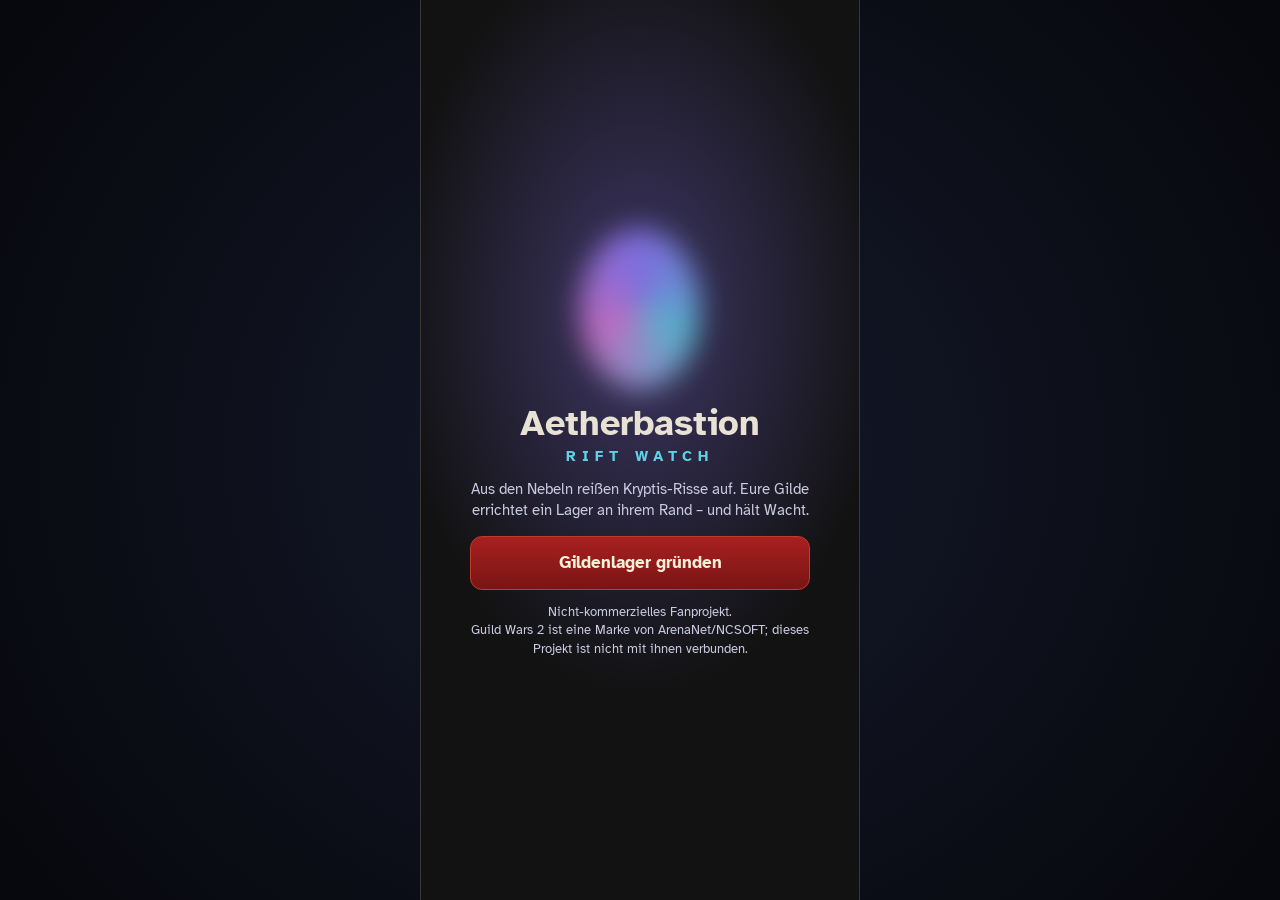
<file: index.html>
<!DOCTYPE html>
<html lang="de">
<head>
  <meta charset="utf-8">
  <meta name="viewport" content="width=device-width, initial-scale=1, viewport-fit=cover">
  <meta name="theme-color" content="#121212">
  <meta name="color-scheme" content="dark">
  <meta name="description" content="Aetherbastion: Rift Watch – Idle-RPG-Fanprojekt einer Guild-Wars-2-Gilde.">
  <meta name="apple-mobile-web-app-capable" content="yes">
  <meta name="mobile-web-app-capable" content="yes">
  <meta name="apple-mobile-web-app-status-bar-style" content="black-translucent">
  <meta name="apple-mobile-web-app-title" content="Aetherbastion">
  <title>Aetherbastion: Rift Watch</title>
  <link rel="manifest" href="manifest.json">
  <link rel="icon" href="icon.svg" type="image/svg+xml">
  <link rel="apple-touch-icon" href="icon-192.png">
  <link rel="stylesheet" href="css/style.css">
</head>
<body>
  <div id="app">
    <header id="hud" aria-label="Ressourcen">
      <span class="chip gold" title="Gold">🟡 <b id="hud-gold">0</b></span>
      <span class="chip shards" title="Ätherscherben">🔮 <b id="hud-shards">0</b></span>
      <span class="chip clover" title="Mystischer Klee">🍀 <b id="hud-clover">0</b></span>
      <span class="chip" title="Level-Cap">⛺ <b id="hud-cap">10/80</b></span>
      <span class="chip" title="Aktive Helden">🛡️ <b id="hud-heroes">0/12</b></span>
      <button class="chip settings" data-action="settings" title="Einstellungen" aria-label="Einstellungen">⚙️</button>
    </header>

    <section id="quest" class="quest" hidden></section>

    <main id="view"></main>

    <nav id="tabs" role="tablist">
      <button data-action="tab" data-tab="portal" role="tab"><span>🌀</span>Portal</button>
      <button data-action="tab" data-tab="camp" role="tab"><span>🏛️</span>Lager</button>
      <button data-action="tab" data-tab="squads" role="tab"><span>🛡️</span>Trupps</button>
      <button data-action="tab" data-tab="inv" role="tab"><span>🎒</span>Inventar</button>
      <button data-action="tab" data-tab="lab" role="tab"><span>🔬</span>Labor</button>
      <button data-action="tab" data-tab="forge" role="tab"><span>⚒️</span>Schmiede</button>
      <div id="build-info" aria-hidden="true"></div>
    </nav>

    <div id="start-overlay" class="start-overlay" hidden>
      <div class="start-card">
        <div class="start-rift" aria-hidden="true"></div>
        <h1>Aetherbastion<small>Rift Watch</small></h1>
        <p>Aus den Nebeln reißen Kryptis-Risse auf. Eure Gilde errichtet ein Lager an ihrem Rand – und hält Wacht.</p>
        <button class="btn primary block big" data-action="ob-start">Gildenlager gründen</button>
        <p class="muted small">Nicht-kommerzielles Fanprojekt.<br>Guild Wars 2 ist eine Marke von ArenaNet/NCSOFT; dieses Projekt ist nicht mit ihnen verbunden.</p>
      </div>
    </div>

    <div id="modal-root" hidden></div>
    <div id="toast" role="status" aria-live="polite"></div>
  </div>
  <noscript>Dieses Spiel benötigt JavaScript.</noscript>
  <script type="module" src="js/main.js"></script>
</body>
</html>
</file>
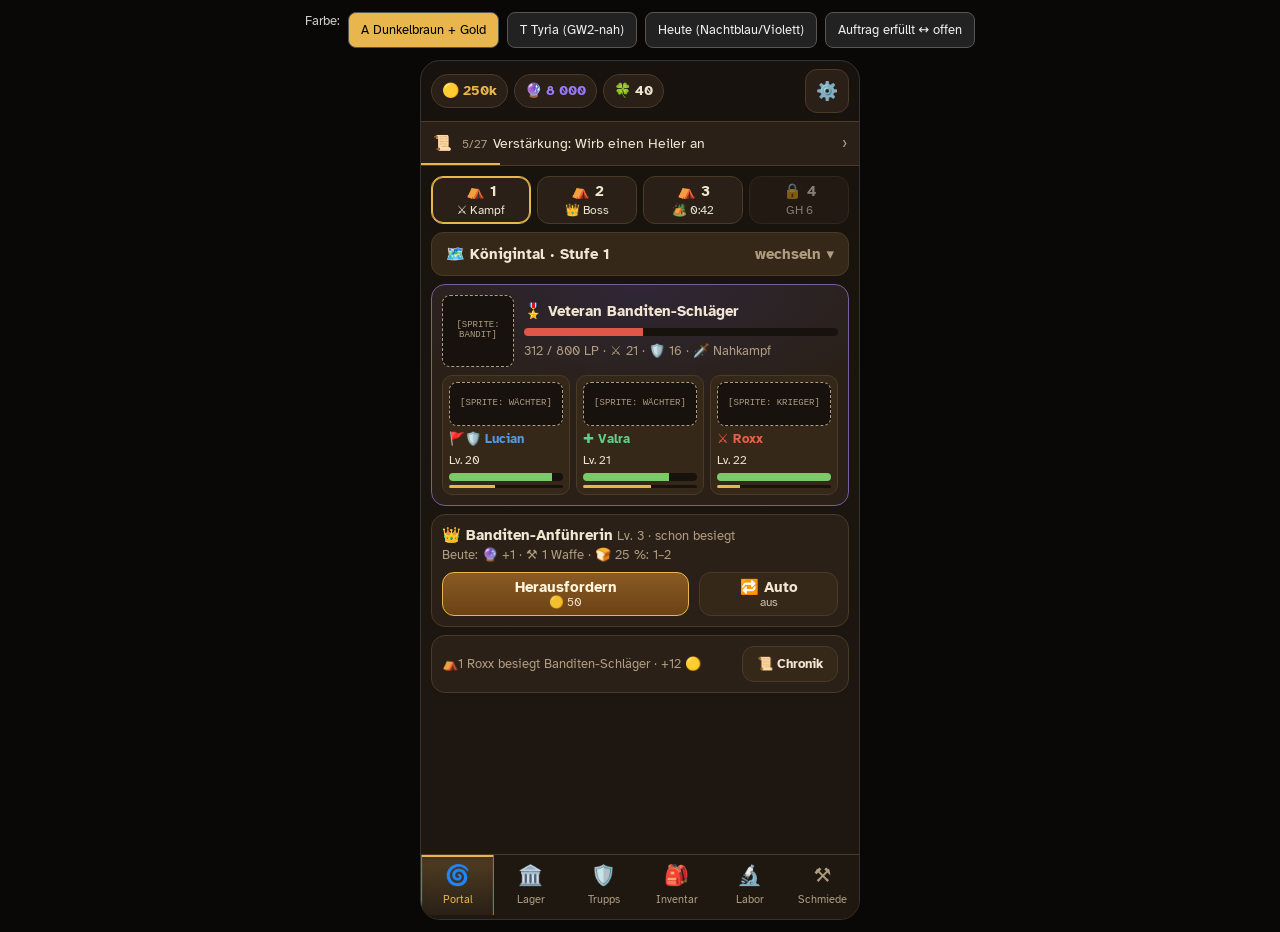
<file: dev-data/ui-redesign-mockup.html>
<!DOCTYPE html>
<html lang="de">
<head>
<meta charset="utf-8">
<meta name="viewport" content="width=device-width, initial-scale=1">
<title>UI-Mockup Aetherbastion</title>
<style>
@font-face { font-family: "AH"; src: url("../css/fonts/atkinson-hyperlegible-latin-400-normal.woff2") format("woff2"); font-weight: 400; }
@font-face { font-family: "AH"; src: url("../css/fonts/atkinson-hyperlegible-latin-700-normal.woff2") format("woff2"); font-weight: 700; }
:root, .theme-a {
  --bg:#17120d; --bg-2:#1f1811; --panel:#2a2017; --panel-2:#352819; --line:#4a3a28;
  --text:#f1e6d2; --muted:#b09c80; --gold:#e8b64c; --gold-2:#c8902e; --on-gold:#1f1811;
  --aether:#9b7bff; --aether-2:#6ad3e8; --good:#7cc96a; --bad:#e0574a; --warn:#f0a040;
  --tab-bg:linear-gradient(color-mix(in srgb,var(--gold) 16%,var(--panel-2)), var(--panel)); --tab-edge:color-mix(in srgb,var(--gold) 45%,var(--line));
  --role-tank:#4f9be8; --role-heal:#5fd08a; --role-dps:#e8604a; --role-sup:#e0b040;
}
.theme-tyria { --bg:#121212; --bg-2:#1a1a1b; --panel:rgba(30,30,32,.92); --panel-2:#2a2a2d; --line:#3a3836;
  --text:#e8e2d4; --muted:#a39d90; --gold:#e3c26a; --gold-2:#b8973e; --bad:#d04a3a;
  --tab-bg:linear-gradient(#3a1616,#221010); --tab-edge:#7a2020;
  --role-tank:#62a4da; --role-heal:#3fb83a; --role-dps:#ff8a3a; --role-sup:#fcd00b; }
.theme-tyria .phone { background:radial-gradient(120% 60% at 50% 0%, #2a2a2d, #121212 70%); }
.theme-tyria .card { box-shadow:0 0 0 1px rgba(0,0,0,.6), 0 2px 10px rgba(0,0,0,.5); border-color:rgba(232,226,212,.10); }
.theme-tyria .btn.p { background:linear-gradient(#a82020,#7a1414); border-color:#c23a2a; color:#fbefd8; }
.theme-tyria .sheet { border-top-color:#a82020; }
.theme-tyria .nav button.on { box-shadow:inset 0 2px 0 #c23a2a, inset 0 6px 10px -6px rgba(0,0,0,.7); color:#fbefd8; }
.theme-tyria .seg button.on { box-shadow:inset 0 -2px 0 #c23a2a; color:#fbefd8; }
.theme-tyria .pill.on { border-color:#c23a2a; box-shadow:inset 0 0 0 1px #c23a2a; }
.theme-old { --tab-bg:linear-gradient(#2a3150,#1a1f33); --tab-edge:#3d4670; --bg:#0c0e16; --bg-2:#121522; --panel:#171b2b; --panel-2:#1e2337; --line:#2a3150; --text:#e6e8f2; --muted:#8b91ad; --gold:#8f7bff; --gold-2:#6d5be0; --on-gold:#fff; }
* { box-sizing:border-box; }
body { margin:0; background:#0a0806; font:15px/1.4 "AH", system-ui, sans-serif; color:var(--text); display:flex; flex-direction:column; align-items:center; gap:12px; padding:12px; }
.ctl { display:flex; gap:8px; flex-wrap:wrap; justify-content:center; color:#ccc; font-size:13px; }
.ctl button { min-height:36px; padding:0 12px; border-radius:8px; border:1px solid #555; background:#222; color:#eee; font:inherit; }
.ctl button.on { background:#e8b64c; color:#000; }
.phone { width:440px; max-width:100%; height:860px; display:flex; flex-direction:column; background:linear-gradient(var(--bg),var(--bg-2)); border:1px solid #333; border-radius:20px; overflow:hidden; position:relative; }
.hud { display:flex; gap:6px; padding:8px 10px; align-items:center; border-bottom:1px solid var(--line); }
.chip { display:flex; align-items:center; gap:4px; height:34px; padding:0 10px; border-radius:17px; background:var(--panel); border:1px solid var(--line); font-weight:700; font-size:14px; }
.chip.sh b { color:var(--aether); } .chip.g b { color:var(--gold); }
.hud .sp { flex:1; }
.icon { width:44px; height:44px; border-radius:12px; border:1px solid var(--line); background:var(--panel); display:grid; place-items:center; font-size:18px; color:var(--text); }
.quest { display:flex; align-items:center; gap:10px; height:44px; padding:0 12px; background:var(--panel); border-bottom:1px solid var(--line); position:relative; cursor:pointer; }
.quest .t { flex:1; white-space:nowrap; overflow:hidden; text-overflow:ellipsis; font-size:14px; }
.quest .t small { color:var(--muted); margin-right:6px; }
.quest i { position:absolute; left:0; bottom:0; height:2px; background:var(--gold); }
.quest.done { background:color-mix(in srgb, var(--gold) 14%, var(--panel)); }
.btn { min-height:44px; padding:0 14px; border-radius:12px; border:1px solid var(--line); background:var(--panel-2); color:var(--text); font:inherit; font-weight:700; display:inline-flex; flex-direction:column; align-items:center; justify-content:center; line-height:1.1; }
.btn small { font-weight:400; font-size:12px; color:inherit; opacity:.8; }
.btn.p { background:linear-gradient(var(--gold),var(--gold-2)); color:var(--on-gold); border-color:var(--gold-2); }
.btn.ae { background:color-mix(in srgb,var(--aether) 25%,var(--panel-2)); border-color:var(--aether); }
.btn.s { min-height:36px; }
/* Kosten auf dem Gold-Knopf: dunkle Plakette, damit 🟡 nicht im Gold verschwindet */
/* Hauptknopf: Bronze statt Gold, damit 🟡 und Text darauf lesbar sind; Gold nur als Rand */
.btn.p { background:linear-gradient(#8a5a22,#6b4217); color:#fff4dc; border:1px solid var(--gold); }
.btn.p small, .btn.p .cost { display:block; font-size:12px; font-weight:400; opacity:.9; }
.set { display:flex; gap:6px; flex-wrap:wrap; } .set .btn { flex:1; min-width:120px; }
.set .btn.on { border-color:var(--gold); box-shadow:inset 0 0 0 1px var(--gold); } .quest .btn { min-height:34px; }
.view { flex:1; min-height:0; display:flex; flex-direction:column; gap:8px; padding:10px; overflow:hidden; }
.card { background:var(--panel); border:1px solid var(--line); border-radius:14px; padding:10px; }
.row { display:flex; align-items:center; gap:10px; }
.muted { color:var(--muted); } .small { font-size:13px; }
.grow { flex:1; min-width:0; }
.seg { display:flex; gap:4px; background:var(--panel); border:1px solid var(--line); border-radius:12px; padding:3px; }
.seg button { flex:1; min-height:40px; border:0; border-radius:9px; background:transparent; color:var(--muted); font:inherit; font-weight:700; font-size:14px; position:relative; }
.seg button.on { background:var(--panel-2); color:var(--gold); box-shadow:inset 0 -2px 0 var(--gold); }
.seg .badge { position:absolute; top:4px; right:8px; width:8px; height:8px; border-radius:50%; background:var(--bad); }
[hidden] { display:none !important; }
.list { flex:1; min-height:0; overflow-y:auto; display:flex; flex-direction:column; gap:6px; }
.list > * { flex:none; }
/* Kompakte Zelt-Zeile: Kopf links, drei Helden-Chips rechts daneben */
.tent { display:grid; grid-template-columns:72px 1fr; gap:8px; align-items:center; padding:8px; }
.tent .th b { display:block; } .tent .th small { color:var(--muted); font-size:12px; }
.tent .heroes { margin:0; }
.tent .hero { padding:4px 6px; min-height:44px; justify-content:center; gap:0; }
.tent .warn { grid-column:1 / -1; font-size:12px; color:var(--warn); }
.sprite { display:grid; place-items:center; border:1px dashed var(--muted); border-radius:8px; font:9px/1.1 monospace; color:var(--muted); text-align:center; background:var(--bg); }
.pills { display:flex; gap:6px; }
.pill { flex:1; min-height:48px; border-radius:12px; border:1px solid var(--line); background:var(--panel); color:var(--text); font:inherit; font-size:12px; display:flex; flex-direction:column; align-items:center; justify-content:center; }
.pill b { font-size:15px; } .pill.on { border-color:var(--gold); box-shadow:inset 0 0 0 1px var(--gold); }
.pill.lock { opacity:.5; }
.arena { border-color:color-mix(in srgb,var(--aether) 55%,var(--line)); background:radial-gradient(100% 80% at 50% 0%, color-mix(in srgb,var(--aether) 18%,transparent), var(--panel) 70%); }
.bar { height:8px; border-radius:4px; background:var(--bg); overflow:hidden; } .bar i { display:block; height:100%; }
.hp i { background:var(--bad); } .hhp i { background:var(--good); } .xp i { background:var(--gold); }
.heroes { display:grid; grid-template-columns:repeat(3,1fr); gap:6px; margin-top:8px; }
.hero { background:var(--panel-2); border:1px solid var(--line); border-radius:10px; padding:6px; font-size:12px; display:flex; flex-direction:column; gap:4px; min-height:44px; }
.hero b { font-size:13px; white-space:nowrap; overflow:hidden; text-overflow:ellipsis; }
.r-tank { color:var(--role-tank); } .r-heal { color:var(--role-heal); } .r-dps { color:var(--role-dps); } .r-sup { color:var(--role-sup); }
.log1 { display:flex; align-items:center; gap:8px; font-size:13px; color:var(--muted); }
.log1 span { flex:1; white-space:nowrap; overflow:hidden; text-overflow:ellipsis; }
.nav { display:flex; border-top:1px solid var(--line); background:var(--bg-2); padding-bottom:4px; }
.nav button { flex:1; height:60px; border:0; background:none; color:var(--muted); font:inherit; font-size:11px; display:flex; flex-direction:column; align-items:center; justify-content:center; gap:2px; }
.nav button span { font-size:20px; }
/* Aktiver Reiter: leicht eingelassene Lederfläche mit Gold-Kante oben und feinen Rändern links/rechts */
.nav button { border-inline:1px solid transparent; }
.nav button.on {
  color:var(--gold);
  background:var(--tab-bg);
  border-inline:1px solid var(--tab-edge);
  box-shadow:inset 0 2px 0 var(--gold), inset 0 6px 10px -6px rgba(0,0,0,.6), inset 1px 0 0 rgba(255,255,255,.06), inset -1px 0 0 rgba(255,255,255,.06);
}
.pips { display:flex; gap:3px; } .pips i { width:10px; height:6px; border-radius:2px; background:var(--line); } .pips i.f { background:var(--gold); }
.lockrow { text-align:center; padding:8px; border:1px dashed var(--line); border-radius:12px; color:var(--muted); font-size:13px; }
.modal { position:absolute; inset:0; background:rgba(0,0,0,.6); display:none; align-items:flex-end; }
.modal.on { display:flex; }
.sheet { width:100%; max-height:80%; display:flex; flex-direction:column; gap:8px; background:var(--bg-2); border-top:2px solid var(--gold); border-radius:18px 18px 0 0; padding:12px; }
.sheet h3 { margin:0; flex:1; }
.x { width:44px; height:44px; border-radius:12px; border:1px solid var(--line); background:var(--panel); color:var(--bad); font-size:20px; }
.chron li { list-style:none; display:flex; gap:8px; font-size:13px; padding:4px 0; border-bottom:1px solid var(--line); }
.chron { margin:0; padding:0; }
.tag { width:20px; height:20px; border-radius:6px; background:var(--panel-2); display:grid; place-items:center; font-size:11px; font-weight:700; flex:none; }
.zt { display:flex; gap:4px; overflow-x:auto; } .zt .pill { flex:0 0 64px; }
.page { display:none; flex:1; min-height:0; flex-direction:column; gap:8px; } .page.on { display:flex; }
</style>
</head>
<body class="theme-a">
<div class="ctl">
  Farbe:
  <button data-theme="theme-a" class="on">A Dunkelbraun + Gold</button>
  <button data-theme="theme-tyria">T Tyria (GW2-nah)</button>
  <button data-theme="theme-old">Heute (Nachtblau/Violett)</button>
  <button id="qtoggle">Auftrag erfüllt ↔ offen</button>
</div>

<div class="phone" id="phone">
  <header class="hud">
    <span class="chip g">🟡 <b>250k</b></span>
    <span class="chip sh">🔮 <b>8 000</b></span>
    <span class="chip">🍀 <b>40</b></span>
    <span class="sp"></span>
    <button class="icon" data-open="m-settings" aria-label="Einstellungen">⚙️</button>
  </header>
  <div class="quest" id="quest" data-open="m-quest">
    <span>📜</span>
    <span class="t"><small>5/27</small>Verstärkung: Wirb einen Heiler an</span>
    <span class="muted">›</span>
    <i style="width:18%"></i>
  </div>

  <main class="view">
    <!-- PORTAL -->
    <section class="page on" data-page="portal">
      <div class="pills">
        <button class="pill on"><b>⛺ 1</b>⚔️ Kampf</button>
        <button class="pill"><b>⛺ 2</b>👑 Boss</button>
        <button class="pill"><b>⛺ 3</b>🏕️ 0:42</button>
        <button class="pill lock"><b>🔒 4</b>GH 6</button>
      </div>
      <button class="btn" data-open="m-zone" style="flex-direction:row;gap:8px;justify-content:space-between">
        <span>🗺️ Königintal · Stufe 1</span><span class="muted">wechseln ▾</span></button>
      <div class="card arena">
        <div class="row">
          <div class="sprite" style="width:72px;height:72px">[SPRITE: BANDIT]</div>
          <div class="grow">
            <b>🎖️ Veteran Banditen-Schläger</b>
            <div class="bar hp" style="margin:6px 0"><i style="width:38%"></i></div>
            <div class="small muted">312 / 800 LP · ⚔️ 21 · 🛡️ 16 · 🗡️ Nahkampf</div>
          </div>
        </div>
        <div class="heroes">
          <div class="hero"><div class="sprite" style="height:44px">[SPRITE: WÄCHTER]</div><b class="r-tank">🚩🛡️ Lucian</b>Lv. 20<div class="bar hhp"><i style="width:90%"></i></div><div class="bar xp" style="height:3px"><i style="width:40%"></i></div></div>
          <div class="hero"><div class="sprite" style="height:44px">[SPRITE: WÄCHTER]</div><b class="r-heal">✚ Valra</b>Lv. 21<div class="bar hhp"><i style="width:75%"></i></div><div class="bar xp" style="height:3px"><i style="width:60%"></i></div></div>
          <div class="hero"><div class="sprite" style="height:44px">[SPRITE: KRIEGER]</div><b class="r-dps">⚔️ Roxx</b>Lv. 22<div class="bar hhp"><i style="width:100%"></i></div><div class="bar xp" style="height:3px"><i style="width:20%"></i></div></div>
        </div>
      </div>
      <div class="card">
        <div><b>👑 Banditen-Anführerin</b> <span class="muted small">Lv. 3 · schon besiegt</span></div>
        <div class="small muted">Beute: 🔮 +1 · ⚒️ 1 Waffe · 🍞 25 %: 1–2</div>
        <div class="row" style="margin-top:8px">
          <button class="btn p" style="flex:2">Herausfordern<span class="cost">🟡 50</span></button>
          <button class="btn" style="flex:1">🔁 Auto<small>aus</small></button>
        </div>
      </div>
      <div class="card log1"><span>⛺1 Roxx besiegt Banditen-Schläger · +12 🟡</span><button class="btn s" data-open="m-chron">📜 Chronik</button></div>
    </section>

    <!-- LAGER -->
    <section class="page" data-page="camp">
      <div class="card row"><div class="grow">💰 Gildenkasse in <b>9:47</b><div class="small muted">+459 🟡 · Level-Cap Lv. 40</div></div><button class="btn s" data-open="m-stats">📊</button></div>
      <div class="card row" style="border-color:var(--gold)"><div class="grow">🔨 <b>Zeltlager → Stufe 5</b><div class="bar xp" style="margin-top:6px"><i style="width:55%"></i></div></div><span class="small">3:12</span></div>
      <div class="list">
        <div class="card row"><span style="font-size:24px">🏛️</span><div class="grow"><b>Gildenhalle</b> <span class="muted small">4/9</span><div class="small muted">Kasse 458 → 666 🟡/10 Min.</div></div><button class="btn p">Stufe 5<small>🟡 18k</small></button></div>
        <div class="card row"><span style="font-size:24px">⛺</span><div class="grow"><b>Zeltlager</b> <span class="muted small">4/7</span><div class="small muted">Level-Cap 40 → 50</div></div><button class="btn" disabled>baut …</button></div>
        <div class="card row"><span style="font-size:24px;color:var(--aether)">🌀</span><div class="grow"><b>Riss-Portal</b> <span class="muted small">4/4</span><div class="small muted">Zonen bis Fluchküste</div></div><button class="btn" disabled>Maximal</button></div>
        <div class="card row"><span style="font-size:24px">🍲</span><div class="grow"><b>Feldküche</b> <span class="muted small">4/10</span><div class="small muted">+20 % → +25 % EXP</div></div><button class="btn p">Stufe 5<small>🟡 9k</small></button></div>
        <div class="card row"><span style="font-size:24px">🔬</span><div class="grow"><b>Asura-Labor</b> <span class="muted small">4/8</span><div class="small muted">Forschung bis Stufe II</div></div><button class="btn p">Stufe 5<small>🟡 12k</small></button></div>
        <div class="card row"><span style="font-size:24px">⚒️</span><div class="grow"><b>Charr-Schmiede</b> <span class="muted small">4/8</span><div class="small muted">Waffen bis T3</div></div><button class="btn p">Stufe 5<small>🟡 11k</small></button></div>
      </div>
    </section>

    <!-- TRUPPS -->
    <section class="page" data-page="squads">
      <div class="seg" data-seg="sq"><button class="on" data-sub="sq-zelte">Zelte</button><button data-sub="sq-res">Reserve · 2</button><button data-sub="sq-rec">Anwerben<span class="badge"></span></button></div>
      <div class="list" data-subpage="sq-zelte">
        <button class="card tent btn" style="flex-direction:unset;text-align:left"><div class="th"><b>⛺ 1</b><small>Königintal 1</small></div>
          <div class="heroes"><div class="hero"><b class="r-tank">🛡️ Lucian</b><small>Lv. 20</small></div><div class="hero"><b class="r-heal">✚ Valra</b><small>Lv. 21</small></div><div class="hero"><b class="r-dps">⚔️ Roxx</b><small>Lv. 22</small></div></div></button>
        <button class="card tent btn" style="flex-direction:unset;text-align:left"><div class="th"><b>⛺ 2</b><small>Königintal 4</small></div>
          <div class="heroes"><div class="hero"><b class="r-sup">✦ Alistair</b><small>Lv. 24</small></div><div class="hero"><b class="r-tank">🛡️ Mira</b><small>Lv. 25</small></div><div class="hero"><b class="r-dps">⚔️ Kesh</b><small>Lv. 26</small></div></div>
          <div class="warn">⚠️ Kein Heiler im Zelt</div></button>
        <button class="card tent btn" style="flex-direction:unset;text-align:left"><div class="th"><b>⛺ 3</b><small>Caledon 2</small></div>
          <div class="heroes"><div class="hero"><b class="r-heal">✚ Ilya</b><small>Lv. 28</small></div><div class="hero"><b class="r-dps">⚔️ Brann</b><small>Lv. 29</small></div><div class="hero" style="opacity:.6;align-items:center">＋ frei</div></div></button>
        <div class="lockrow">🔒 Zelt 4 · Gildenhalle Stufe 6 · 🟡 40k</div>
        <div class="small muted" style="text-align:center">Tipp auf ein Zelt: Helden tauschen, Werte (⚔️/s, ✚/s, ❤)</div>
      </div>
      <div class="list" data-subpage="sq-res" hidden>
        <div class="card row"><b class="r-dps grow">⚔️ Taro Felsbrand</b><span class="small muted">Lv. 32</span><span>›</span></div>
        <div class="card row"><b class="r-tank grow">🛡️ Henrik Eisenwall</b><span class="small muted">Lv. 33</span><span>›</span></div>
      </div>
      <div class="list" data-subpage="sq-rec" hidden>
        <div class="card row"><div class="grow"><b class="r-heal">✚ Seren Morgentau</b><div class="small muted">Sylvari · Waldläufer · ◆ Edel</div></div><button class="btn p">Anwerben<small>🟡 2k</small></button></div>
        <div class="card row"><div class="grow"><b class="r-dps">⚔️ Grak Aschenzahn</b><div class="small muted">Charr · Krieger · ◆ Fein</div></div><button class="btn p">Anwerben<small>🟡 1k</small></button></div>
        <div class="card row"><div class="grow small muted">Neue Rekruten in 4:12</div><button class="btn">Erneuern<small>🟡 500</small></button></div>
      </div>
    </section>

    <!-- INVENTAR -->
    <section class="page" data-page="inv">
      <div class="seg"><button class="on" data-sub="inv-p">🍞 Proviant</button><button data-sub="inv-w">⚒️ Waffen · 7/20</button></div>
      <div class="list" data-subpage="inv-p">
        <div class="card row"><span>🍞</span><div class="grow"><b>Proviant I</b><div class="small muted">+100 EXP</div></div><b>×12</b><button class="btn s">Füttern</button></div>
        <div class="card row"><span>🥖</span><div class="grow"><b>Proviant II</b><div class="small muted">+500 EXP</div></div><b>×3</b><button class="btn s">Füttern</button></div>
      </div>
      <div class="list" data-subpage="inv-w" hidden>
        <div class="card row"><div class="grow"><b style="color:#fcd00b">◆ Klinge der Wacht T3</b><div class="small muted">Schwert · ATK +12 %</div></div><button class="btn s">›</button></div>
        <div class="card row"><div class="grow"><b>◆ Stab des Lehrlings T1</b><div class="small muted">Stab · ATK +4 %</div></div><button class="btn s">›</button></div>
        <button class="btn">🧹 Aufräumen</button>
      </div>
    </section>

    <!-- LABOR -->
    <section class="page" data-page="lab">
      <div class="card row" style="border-color:var(--gold)"><div class="grow">🔬 <b>Schärfere Klingen II</b><div class="bar xp" style="margin-top:6px"><i style="width:30%"></i></div></div><span class="small">6:40</span><button class="icon" aria-label="Info">ⓘ</button></div>
      <div class="seg"><button class="on">⚔️</button><button>🛡️</button><button>❤</button><button>⏱</button><button style="color:var(--aether)">🌀</button></div>
      <div class="list">
        <div class="card row"><div class="grow"><b>Schärfere Klingen</b> <span class="muted small">I</span><div class="pips"><i class="f"></i><i class="f"></i><i></i><i></i><i></i></div><div class="small muted">ATK +4 % → +6 %</div></div><span class="small">läuft</span></div>
        <div class="card row"><div class="grow"><b>Kampfrausch</b> <span class="muted small">I</span><div class="pips"><i class="f"></i><i></i><i></i></div><div class="small muted">Krit +1 % → +2 %</div></div><button class="btn p">Erforschen<small>🔮 300 · 4 Min.</small></button></div>
        <div class="card row"><div class="grow"><b>Durchschlag</b> <span class="muted small">II</span><div class="pips"><i></i><i></i><i></i></div><div class="small muted">Durchdringung +2 %</div></div><button class="btn p">Erforschen<small>🔮 900 · 9 Min.</small></button></div>
        <div class="lockrow">🔒 Ebene III ab Asura-Labor 6 · 4 Knoten</div>
        <div class="lockrow">🔒 Ebene IV ab Asura-Labor 8 · 3 Knoten</div>
      </div>
    </section>

    <!-- SCHMIEDE -->
    <section class="page" data-page="forge">
      <div class="seg"><button class="on" data-sub="f-c">⚒️ Charr-Schmiede</button><button data-sub="f-m">✨ Mystische</button></div>
      <div class="list" data-subpage="f-c">
        <div class="small muted">Neue Ware in 12:04</div>
        <div class="card row"><div class="grow"><b style="color:#1a9306">◆ Axt des Rudels T2</b><div class="small muted">Axt · ATK +8 %</div></div><button class="btn p">Kaufen<small>🟡 3k</small></button></div>
        <div class="card row"><div class="grow"><b style="color:#62a4da">◆ Gewehr der Legion T3</b><div class="small muted">Gewehr · ATK +12 %</div></div><button class="btn p">Kaufen<small>🟡 8k</small></button></div>
        <div class="card row"><div class="grow"><b>◆ Fokus T1</b><div class="small muted">Fokus · HP +4 %</div></div><button class="btn p">Kaufen<small>🟡 900</small></button></div>
        <div class="row"><button class="btn grow">Ware auffrischen<small>🟡 400</small></button><button class="btn">🎒 Waffen</button></div>
      </div>
      <div class="list" data-subpage="f-m" hidden>
        <div class="card small">Ruhestand ab Lv. 40 bringt 🍀. Boni sind dauerhaft.</div>
        <div class="card row"><span>⚔️</span><div class="grow"><b>Macht der Ahnen</b> <span class="muted small">1/10</span><div class="small muted">ATK +2 % → +4 %</div></div><button class="btn p">Stufe 2<small>🍀 5</small></button></div>
        <div class="card row"><span>❤</span><div class="grow"><b>Zähigkeit</b> <span class="muted small">0/10</span><div class="small muted">HP +0 % → +2 %</div></div><button class="btn p">Stufe 1<small>🍀 3</small></button></div>
      </div>
    </section>
  </main>

  <nav class="nav">
    <button data-tab="portal" class="on"><span>🌀</span>Portal</button>
    <button data-tab="camp"><span>🏛️</span>Lager</button>
    <button data-tab="squads"><span>🛡️</span>Trupps</button>
    <button data-tab="inv"><span>🎒</span>Inventar</button>
    <button data-tab="lab"><span>🔬</span>Labor</button>
    <button data-tab="forge"><span>⚒️</span>Schmiede</button>
  </nav>

  <!-- MODALS -->
  <div class="modal" id="m-chron"><div class="sheet"><div class="row"><h3>📜 Kampf-Chronik</h3><button class="x" data-close>✕</button></div>
    <div class="seg"><button class="on">Alle</button><button>⛺1</button><button>⛺2</button><button>⛺3</button></div>
    <div class="list"><ul class="chron">
      <li><span class="tag">1</span>Roxx besiegt Banditen-Schläger · +12 🟡</li>
      <li><span class="tag">2</span>👑 Herausforderung gegen Grauzahn begonnen</li>
      <li><span class="tag">3</span>💢 Ilya ist verwundet – Rückzug ins Lager</li>
      <li><span class="tag">1</span>⬆️ Valra erreicht Lv. 21</li>
      <li><span class="tag">✦</span>🔨 Zeltlager Stufe 4 fertig</li>
      <li><span class="tag">2</span>⚒️ Beute: Klinge der Wacht T3</li>
      <li><span class="tag">1</span>Lucian besiegt Banditen-Späher · +9 🟡</li>
      <li><span class="tag">3</span>Brann besiegt Zentaur · +14 🟡</li>
    </ul></div></div></div>
  <div class="modal" id="m-zone"><div class="sheet"><div class="row"><h3>🗺️ Zone & Stufe · Zelt 1</h3><button class="x" data-close>✕</button></div>
    <div class="zt"><button class="pill on"><b>1</b>Königint. ✓</button><button class="pill"><b>2</b>Caledon</button><button class="pill"><b>3</b>Zitterg.</button><button class="pill lock"><b>🔒</b>Metrica</button><button class="pill lock"><b>🔒</b>Aschfurt</button></div>
    <div class="list">
      <button class="card row btn" style="flex-direction:row;border-color:var(--gold)"><b>1</b><span class="grow" style="text-align:left">👑 Banditen-Anführerin <span class="muted small">Lv. 3</span></span>⚔️</button>
      <button class="card row btn" style="flex-direction:row"><b>2</b><span class="grow" style="text-align:left">👑 Grauzahn <span class="muted small">Lv. 5</span></span>✓</button>
      <button class="card row btn" style="flex-direction:row"><b>3</b><span class="grow" style="text-align:left">👑 Zentauren-Hauptmann <span class="muted small">Lv. 8</span></span>✓</button>
      <button class="card row btn" style="flex-direction:row"><b>4</b><span class="grow" style="text-align:left">👑 Ulgoth-Kundschafter <span class="muted small">Lv. 11</span></span>🎯</button>
      <div class="small muted">Lore: Die Felder von Königintal …</div>
    </div></div></div>
  <div class="modal" id="m-quest"><div class="sheet"><div class="row"><h3>📜 Auftrag 5/27</h3><button class="x" data-close>✕</button></div>
    <div class="card"><b>✚ Verstärkung: Heilung</b><p class="small">Wirb unter „Trupps → Anwerben“ einen Heiler an. Er kommt in Zelt 1.</p><div class="small muted">Belohnung: 🟡 300</div></div>
    <button class="btn p">Zu „Anwerben“</button></div></div>
  <div class="modal" id="m-stats"><div class="sheet"><div class="row"><h3>📊 Statistik</h3><button class="x" data-close>✕</button></div>
    <div class="card">⚔️ Siege <b>6 120</b><br>👑 Stufen <b>16/50</b><br>🌅 Ruhestand <b>3</b><br>⛺ Level-Cap <b>Lv. 40</b><br>🛡️ Helden aktiv <b>9/12</b></div></div></div>
  <div class="modal" id="m-settings"><div class="sheet"><div class="row"><h3>⚙️ Einstellungen</h3><button class="x" data-close>✕</button></div>
    <div class="card"><b>🎨 Farbschema</b>
      <div class="set" style="margin-top:8px">
        <button class="btn on" data-theme="theme-a">Lagerfeuer<small>Dunkelbraun</small></button>
        <button class="btn" data-theme="theme-tyria">Tyria<small>Anthrazit · Rot</small></button>
        <button class="btn" data-theme="theme-old">Nebel<small>Nachtblau</small></button>
      </div></div>
    <button class="btn">📖 Handbuch</button><button class="btn">📰 Was ist neu?</button><div class="small muted" style="text-align:center">v0.40.0 · Build lokal</div></div></div>
</div>

<script>
const ph = document.getElementById('phone');
document.addEventListener('click', e => {
  const t = e.target.closest('button,[data-open]'); if (!t) return;
  if (t.dataset.theme) { document.body.className = t.dataset.theme; document.querySelectorAll('[data-theme]').forEach(b => b.classList.toggle('on', b.dataset.theme === t.dataset.theme)); }
  if (t.dataset.tab) {
    ph.querySelectorAll('.nav button').forEach(b => b.classList.toggle('on', b === t));
    ph.querySelectorAll('.page').forEach(p => p.classList.toggle('on', p.dataset.page === t.dataset.tab));
  }
  if (t.dataset.sub) {
    const page = t.closest('.page');
    t.parentElement.querySelectorAll('button').forEach(b => b.classList.toggle('on', b === t));
    page.querySelectorAll('[data-subpage]').forEach(s => s.hidden = s.dataset.subpage !== t.dataset.sub);
  }
  if (t.dataset.open && !e.target.closest('.btn.p.claim')) document.getElementById(t.dataset.open).classList.add('on');
  if (t.hasAttribute('data-close') || t.classList.contains('modal')) t.closest('.modal').classList.remove('on');
});
document.querySelectorAll('.modal').forEach(m => m.addEventListener('click', e => { if (e.target === m) m.classList.remove('on'); }));
document.getElementById('qtoggle').onclick = () => {
  const q = document.getElementById('quest'); const done = q.classList.toggle('done');
  q.innerHTML = done
    ? '<span>📜</span><span class="t"><small>5/27 ✓</small>Verstärkung: Heilung</span><button class="btn p claim">Abholen</button><i style="width:100%"></i>'
    : '<span>📜</span><span class="t"><small>5/27</small>Verstärkung: Wirb einen Heiler an</span><span class="muted">›</span><i style="width:18%"></i>';
};
</script>
</body>
</html>
</file>
<file: css/style.css>
/* =====================================================================
   Aetherbastion: Rift Watch – Dark-Mode Mobile UI
   ===================================================================== */

/* Eine Schrift für alles: Atkinson Hyperlegible (Braille Institute, SIL OFL 1.1,
   Lizenz in css/fonts/OFL.txt). Lokal eingebunden, damit das Spiel offline läuft. */
@font-face {
  font-family: "Atkinson Hyperlegible";
  src: url("fonts/atkinson-hyperlegible-latin-400-normal.woff2") format("woff2");
  font-weight: 400; font-style: normal; font-display: swap;
}
@font-face {
  font-family: "Atkinson Hyperlegible";
  src: url("fonts/atkinson-hyperlegible-latin-700-normal.woff2") format("woff2");
  font-weight: 700; font-style: normal; font-display: swap;
}
/* Farbschemata (#058): ⚙️ Einstellungen → 🎨 Farbschema, #app[data-theme].
   Tyria = Standard (an die GW2-Oberfläche angelehnt), Lagerfeuer = warmes Dunkelbraun,
   Nebel = das alte Nachtblau mit eigener Farbe je Reiter. */
:root {
  --radius: 14px;
  --tap: 44px;
  --sans: "Atkinson Hyperlegible", system-ui, -apple-system, "Segoe UI", Roboto, sans-serif;
  --serif: var(--sans); /* früher eigene Serifenschrift; jetzt einheitlich */
  --mono: ui-monospace, "SF Mono", Menlo, Consolas, monospace;
  /* Tyria: Anthrazit, Creme-Schrift, Dunkelrot für Hauptknöpfe und Auswahl, Gold nur für Währung */
  --bg: #121212;
  --bg-2: #1a1a1b;
  --panel: #1e1e20;
  --panel-2: #2a2a2d;
  --line: #3a3836;
  --text: #e8e2d4;
  --muted: #a39d90;
  --aether: #8f7bff;
  --aether-2: #5fd0e6;
  --gold: #e3c26a;
  --good: #59d68c;
  --bad: #e0574a;
  --warn: #ffb347;
  --sel: #c23a2a;                         /* Auswahl-Kante, aktiver Reiter */
  --btn-1: #a82020; --btn-2: #7a1414; --btn-edge: #c23a2a; --btn-text: #fbefd8;
  --tab-bg: linear-gradient(#3a1616, #221010); --tab-edge: #7a2020; --tab-text: #fbefd8;
  --nav-bg: rgba(18, 18, 18, .96);
  /* Akzentfarbe je Reiter (#app[data-tab]); nur „Nebel“ färbt sie unterschiedlich */
  --tab-portal: var(--sel); --tab-camp: var(--sel); --tab-squads: var(--sel);
  --tab-lab: var(--sel); --tab-forge: var(--sel); --tab-inv: var(--sel);
  --accent: var(--sel);
}
:root[data-theme="lagerfeuer"], #app[data-theme="lagerfeuer"] { /* :root auch, damit der Seitenhintergrund mitwechselt */
  --bg: #17120d; --bg-2: #1f1811; --panel: #2a2017; --panel-2: #352819; --line: #4a3a28;
  --text: #f1e6d2; --muted: #b09c80; --gold: #e8b64c;
  --sel: #e8b64c;
  --btn-1: #8a5a22; --btn-2: #6b4217; --btn-edge: #e8b64c; --btn-text: #fff4dc;
  --tab-bg: linear-gradient(color-mix(in srgb, #e8b64c 16%, #352819), #2a2017); --tab-edge: #8a6a34; --tab-text: #e8b64c;
  --nav-bg: rgba(23, 18, 13, .96);
}
:root[data-theme="nebel"], #app[data-theme="nebel"] {
  --bg: #0c0e16; --bg-2: #121522; --panel: #171b2b; --panel-2: #1e2337; --line: #2a3150;
  --text: #e6e8f2; --muted: #8b91ad; --gold: #f2c14e; --bad: #ff6b6b;
  --sel: var(--aether);
  --btn-1: #8f7bff; --btn-2: #6b58e0; --btn-edge: #a597ff; --btn-text: #fff;
  --nav-bg: rgba(12, 14, 22, .96);
  --tab-portal: #9d8bff; --tab-camp: #f2c14e; --tab-squads: #59d68c;
  --tab-lab: #5fd0e6; --tab-forge: #ff8a4c; --tab-inv: #e889c0;
}
#app[data-tab="portal"] { --accent: var(--tab-portal); }
#app[data-tab="camp"]   { --accent: var(--tab-camp); }
#app[data-tab="squads"] { --accent: var(--tab-squads); }
#app[data-tab="lab"]    { --accent: var(--tab-lab); }
#app[data-tab="forge"]  { --accent: var(--tab-forge); }
#app[data-tab="inv"]    { --accent: var(--tab-inv); }

* { box-sizing: border-box; -webkit-tap-highlight-color: transparent; }
html, body { margin: 0; height: 100%; background: var(--bg); }
body {
  color: var(--text);
  font: 15px/1.4 var(--sans);
  overscroll-behavior: none;
  touch-action: manipulation;   /* kein Doppeltipp-Zoom */
  -webkit-text-size-adjust: 100%;
  user-select: none;
  -webkit-user-select: none;
}
button { font: inherit; color: inherit; touch-action: manipulation; }
textarea { user-select: text; -webkit-user-select: text; }

#app {
  position: relative;
  max-width: 440px;
  height: 100dvh;
  margin: 0 auto;
  display: flex;
  flex-direction: column;
  background:
    radial-gradient(120% 50% at 50% -10%, color-mix(in srgb, var(--accent) 16%, transparent), transparent 60%),
    linear-gradient(var(--bg), var(--bg-2));
  border-inline: 1px solid var(--line);
  overflow: hidden;
}

/* ---------- Kopfzeile --------------------------------------------- */
#hud {
  display: flex;
  gap: 4px;
  padding: calc(env(safe-area-inset-top) + 8px) 6px 8px;
  padding-left: max(10px, env(safe-area-inset-left));
  padding-right: max(10px, env(safe-area-inset-right));
  background: rgba(12, 14, 22, .9);
  border-bottom: 2px solid color-mix(in srgb, var(--accent) 55%, var(--line));
  overflow-x: auto;
  scrollbar-width: none;
}
#hud::-webkit-scrollbar { display: none; }
.chip {
  flex: 1 1 auto;
  display: flex; align-items: center; justify-content: center; gap: 3px;
  min-height: 32px;
  padding: 2px 4px;
  border-radius: 999px;
  background: var(--panel);
  border: 1px solid var(--line);
  font-size: 12px;
  letter-spacing: -.01em;
  white-space: nowrap;
}
.chip b { font-variant-numeric: tabular-nums; font-weight: 700; }
.chip.gold b { color: var(--gold); }
.chip.shards b { color: #c6a8ff; }
.chip.clover b { color: #7fe08f; }
.chip[hidden] { display: none; }
.card.recruit { border-left: 3px solid var(--r, var(--line)); }
.odds { margin-top: 6px; padding-top: 6px; border-top: 1px solid var(--line); }
.rar { font-weight: 700; }
/* 🎒 Inventar-Knopf: sieht aus wie ein Chip, Tippfläche wird auf 44 px erweitert */
.chip.settings { flex: 0 0 auto; min-width: 40px; position: relative; color: inherit; font: inherit; font-size: 17px; cursor: pointer; }
.chip.settings::after { content: ''; position: absolute; inset: -6px -2px; } /* Tippfläche ≥ 44 px */
.chip.settings:active { background: var(--panel-2); }

/* ---------- Quest-Banner ------------------------------------------ */
.quest {
  margin: 8px 10px 3px;   /* etwas Luft zum Inhalt und Scrollbalken darunter */
  padding: 10px 12px 12px;
  border-radius: var(--radius);
  background: linear-gradient(135deg, color-mix(in srgb, var(--gold) 14%, var(--panel)), var(--panel));
  border: 1px solid color-mix(in srgb, var(--gold) 45%, var(--line));
  box-shadow: 0 0 24px rgba(0, 0, 0, .35);
}
.quest-step { font-size: 11px; letter-spacing: .12em; text-transform: uppercase; color: var(--gold); }
.quest-body { display: flex; gap: 10px; align-items: flex-start; margin: 4px 0 10px; }
.quest-body p { margin: 0; }
.quest-icon { font-size: 26px; line-height: 1; }
.quest-progress {
  position: relative; height: 18px; margin: 0 0 10px;
  border-radius: 9px; background: rgba(0, 0, 0, .3); overflow: hidden;
}
.quest-progress span { position: absolute; inset: 0 auto 0 0; background: linear-gradient(90deg, var(--gold), color-mix(in srgb, var(--gold) 60%, var(--sel))); opacity: .55; }
.quest-progress small { position: relative; display: block; text-align: center; font-size: 11px; line-height: 18px; }
.quest .quest-progress:last-child { margin-bottom: 0; }

/* ---------- Hauptbereich ------------------------------------------ */
#view {
  flex: 1;
  overflow-y: auto;
  -webkit-overflow-scrolling: touch;
  padding: 10px max(10px, env(safe-area-inset-right)) 16px max(10px, env(safe-area-inset-left));
}
h2.sec {
  font: 700 13px/1 var(--sans);
  letter-spacing: .14em;
  text-transform: uppercase;
  color: color-mix(in srgb, var(--accent) 70%, var(--muted));
  margin: 18px 4px 8px;
}
h2.sec small { letter-spacing: 0; text-transform: none; font-weight: 400; }
h3 { font-family: var(--serif); font-size: 21px; margin: 0 0 8px; }
h4 { margin: 16px 0 8px; font-size: 14px; color: var(--muted); }
.muted { color: var(--muted); }
.small { font-size: 13px; }
.center { text-align: center; }

.card {
  display: block;
  width: 100%;
  text-align: left;
  background: var(--panel);
  border: 1px solid var(--line);
  border-radius: var(--radius);
  padding: 12px;
  margin-bottom: 8px;
}

/* ---------- Buttons ------------------------------------------------ */
.btn {
  min-height: var(--tap);
  min-width: var(--tap);
  padding: 8px 14px;
  border-radius: 12px;
  border: 1px solid var(--line);
  background: var(--panel-2);
  font-weight: 700;
  cursor: pointer;
  display: inline-flex; flex-direction: column; align-items: center; justify-content: center;
  line-height: 1.15;
}
.btn small { font-weight: 400; font-size: 12px; opacity: .85; margin-top: 2px; white-space: nowrap; }
.btn:active:not(:disabled) { transform: scale(.97); }
.btn.primary { background: linear-gradient(180deg, var(--btn-1), var(--btn-2)); border-color: var(--btn-edge); color: var(--btn-text); }
.btn.danger { background: #3a1d26; border-color: #6e2e3d; color: #ffb3b3; }
.btn:disabled { opacity: .4; cursor: default; filter: grayscale(.4); }
.btn.block { display: flex; width: 100%; }
a.btn { color: inherit; text-decoration: none; }
.btn-col { display: flex; flex-direction: column; gap: 8px; }
.btn.big { min-height: 54px; font-size: 17px; }
.small-btn { min-height: 36px; padding: 4px 10px; margin-left: 8px; }
.btn-row { display: flex; gap: 8px; margin-top: 10px; }
.btn-row > .btn { flex: 1; }
.btn-row.wrap { flex-wrap: wrap; }
.btn-row.wrap > .btn { flex: 1 0 45%; }
.btn-col { display: flex; flex-direction: column; gap: 8px; margin-top: 12px; }
.icon-btn {
  min-width: var(--tap); min-height: var(--tap);
  border: 0; background: transparent; font-size: 26px; color: var(--muted); cursor: pointer;
  border-radius: 12px;
}
.icon-btn:active { background: var(--panel-2); }

/* ---------- Sprite-Platzhalter ------------------------------------- */
.sprite {
  --c: var(--aether);
  display: flex; align-items: center; justify-content: center;
  border: 1.5px dashed color-mix(in srgb, var(--c) 70%, transparent);
  background:
    repeating-linear-gradient(45deg, color-mix(in srgb, var(--c) 10%, transparent) 0 6px, transparent 6px 12px),
    color-mix(in srgb, var(--c) 8%, #0d1019);
  border-radius: 10px;
  color: color-mix(in srgb, var(--c) 85%, white);
  font: 600 8.5px/1.15 var(--mono);
  text-align: center;
  padding: 3px;
  overflow: hidden;
  word-break: break-all;
  image-rendering: pixelated;
}
.hero-sprite { width: 56px; height: 56px; align-self: center; font-size: 7px; } /* kompakt, damit „Herausfordern“ auf dem Handy sichtbar bleibt */
.mini-sprite { width: 48px; height: 48px; flex: none; font-size: 7px; }
.detail-sprite { width: 72px; height: 72px; flex: none; }
.mob-sprite { --c: #ff6b8b; width: 72px; height: 72px; flex: none; font-size: 8px; }
.mob.boss .mob-sprite { --c: var(--gold); width: 80px; height: 80px; box-shadow: 0 0 22px rgba(242, 193, 78, .3); }
.mob-sprite.hit { animation: hit .28s ease-out; }
@keyframes hit {
  0% { transform: translateX(0); filter: brightness(1.8); }
  30% { transform: translateX(-4px); }
  60% { transform: translateX(3px); }
  100% { transform: translateX(0); filter: none; }
}

/* ---------- Balken ------------------------------------------------- */
.bar { height: 7px; border-radius: 99px; background: #0b0d15; overflow: hidden; border: 1px solid #262c45; }
.bar i { display: block; height: 100%; border-radius: inherit; transition: width .35s ease; }
.bar.hero-hp i { background: linear-gradient(90deg, #3fbf7a, #7ff0a6); }
.bar.mob-hp { height: 10px; }
.bar.mob-hp i { background: linear-gradient(90deg, #d8435e, #ff8a7a); }
.bar.exp { height: 4px; margin-top: 3px; border: 0; }
.bar.exp i { background: var(--aether-2); }
.bar.ok i { background: var(--good); }
.bar.warn i { background: var(--warn); }

/* ---------- Arena -------------------------------------------------- */
.arena-wrap { position: relative; touch-action: pan-y; }
#arena {
  background: var(--panel);
  border: 1px solid var(--line);
  border-radius: 18px;
  overflow: hidden;
}
.arena-head { display: flex; align-items: center; justify-content: space-between; padding: 4px; }
.arena-title { text-align: center; display: flex; flex-direction: column; }
.arena-title b { font-family: var(--serif); font-size: 18px; }
.arena-title small { color: var(--muted); }
.stage {
  min-height: 100px;
  display: flex; align-items: center; justify-content: center;
  padding: 8px 12px;
  margin: 0 8px;
  border-radius: 14px;
  background:
    radial-gradient(60% 80% at 50% 40%, rgba(143, 123, 255, .25), transparent 70%),
    #0e1120;
  border: 1px solid #232946;
}
.stage.zone-1 { background: radial-gradient(60% 80% at 50% 40%, rgba(89, 214, 140, .18), transparent 70%), #0e1418; }
.stage.zone-2 { background: radial-gradient(60% 80% at 50% 40%, rgba(150, 210, 255, .2), transparent 70%), #0e131c; }
.stage.zone-3 { background: radial-gradient(60% 80% at 50% 40%, rgba(242, 193, 78, .18), transparent 70%), #17140e; }
.stage.zone-4 { background: radial-gradient(60% 80% at 50% 40%, rgba(120, 220, 120, .16), transparent 70%), #0c1610; }
.stage.zone-5 { background: radial-gradient(60% 80% at 50% 40%, rgba(220, 90, 255, .25), transparent 70%), #130c1c; }
.stage-msg { text-align: center; color: var(--muted); }
.stage-msg .btn { margin-top: 10px; }
.stage-msg.retreat { color: var(--warn); }
.mob { display: flex; gap: 12px; align-items: center; width: 100%; }
.mob-info { flex: 1; min-width: 0; }
.mob-name { font-weight: 700; margin-bottom: 6px; display: flex; justify-content: space-between; gap: 8px; }
.mob-name > span:first-child { min-width: 0; overflow: hidden; text-overflow: ellipsis; white-space: nowrap; }
.mob.boss .mob-name { color: var(--gold); }
.mob-nums { font-size: 12px; color: var(--muted); margin-top: 4px; font-variant-numeric: tabular-nums; }
.arena-heroes { display: grid; grid-template-columns: repeat(3, 1fr); gap: 6px; padding: 8px; }
.arena-hero {
  --c: var(--aether);
  display: flex; flex-direction: column; gap: 3px;
  min-height: var(--tap);
  padding: 6px;
  border-radius: 12px;
  border: 1px solid color-mix(in srgb, var(--c) 35%, var(--line));
  background: var(--panel-2);
  text-align: left;
  cursor: pointer;
}
.arena-hero.empty { align-items: center; justify-content: center; color: var(--muted); border-style: dashed; font-size: 20px; }
.arena-hero.empty small { font-size: 12px; }
.arena-hero.wounded { opacity: .55; filter: grayscale(.6); }
.arena-hero.leader { border-color: color-mix(in srgb, var(--c) 70%, white); }
.ah-name .lead { margin-right: 2px; }
.ah-s, .ah-d, .mob-d { display: contents; } /* Gerüst-Hüllen der Arena (kein eigenes Layout) */
.mob.vet .mob-sprite { --c: #c9a0ff; }
.mob.vet .mob-name { color: #d9b8ff; }
.mob.elite .mob-sprite { --c: #ffb347; } /* #026 Elite: warmes Orange, hebt sich von Veteran (Violett) und Boss ab */
.mob.elite .mob-name { color: #ffc977; }
.mob-say { font-size: 12px; line-height: 15px; height: 30px; margin-top: 3px; color: #a99fd9; overflow: hidden; display: -webkit-box; -webkit-box-orient: vertical; -webkit-line-clamp: 2; line-clamp: 2; } /* immer Platz für zwei Zeilen, damit nichts springt */
.mob-say b { color: #d9d2ff; }
.mob-say.warn { color: var(--bad); font-weight: 700; }
.mob-t { font-size: 12px; font-weight: 400; color: var(--gold); font-variant-numeric: tabular-nums; flex: none; }
.ah-name { color: color-mix(in srgb, var(--c) 75%, white); font-size: 12px; font-weight: 700; white-space: nowrap; overflow: hidden; text-overflow: ellipsis; }
.ah-lv { font-size: 11px; color: var(--muted); }
.ah-status { font-size: 11px; color: var(--muted); }
.arena-hero.wounded .ah-status { color: var(--bad); }
#arena-fx { position: absolute; inset: 0; pointer-events: none; overflow: hidden; }
.float {
  position: absolute; top: 34%;
  transform: translateX(-50%);
  font: 700 16px/1 var(--sans);
  color: #fff;
  text-shadow: 0 2px 6px #000;
  animation: floatUp .95s ease-out forwards;
}
.float.crit { color: var(--gold); font-size: 21px; }
.float.level { top: 62%; color: var(--aether-2); font-size: 15px; letter-spacing: .08em; }
@keyframes floatUp { from { opacity: 1; translate: 0 0; } to { opacity: 0; translate: 0 -42px; } }

/* ---------- Trupp-Karten ------------------------------------------ */
.squad-cards { display: grid; grid-template-columns: repeat(4, 1fr); gap: 6px; margin-top: 8px; }
.sq-card {
  min-height: 64px;
  display: flex; flex-direction: column; align-items: center; justify-content: center; gap: 1px;
  padding: 6px 2px;
  border-radius: 12px;
  border: 1px solid var(--line);
  background: var(--panel);
  cursor: pointer;
}
.sq-card small { font-size: 11px; color: var(--muted); white-space: nowrap; }
.sq-card.sel { border-color: var(--sel); box-shadow: 0 0 0 1px var(--sel) inset, 0 0 14px color-mix(in srgb, var(--sel) 25%, transparent); }
.sq-card.locked { opacity: .45; filter: grayscale(1); }

/* ---------- Zonen -------------------------------------------------- */
.zones { display: flex; flex-direction: column; gap: 6px; }
.zone {
  display: flex; align-items: center; gap: 10px;
  min-height: 52px;
  padding: 6px 12px;
  border-radius: 12px;
  border: 1px solid var(--line);
  background: var(--panel);
  text-align: left;
  cursor: pointer;
}
.zone.sel { border-color: var(--aether-2); background: color-mix(in srgb, var(--aether-2) 10%, var(--panel)); }
.zone.locked, .zone:disabled { opacity: .5; cursor: default; }
.zone-num {
  width: 30px; height: 30px; flex: none;
  display: grid; place-items: center;
  border-radius: 50%;
  background: var(--panel-2);
  font-family: var(--serif); font-weight: 700;
}
.zone-txt { flex: 1; display: flex; flex-direction: column; }
.zone-txt small { color: var(--muted); font-size: 12px; }
.zone-flag { color: var(--good); font-weight: 700; }

/* ---------- Boss & Stufen ----------------------------------------- */
.boss-card { display: flex; gap: 10px; align-items: center; justify-content: space-between; margin-top: 8px; }
.boss-card.fresh { border-color: color-mix(in srgb, var(--gold) 55%, var(--line)); box-shadow: 0 0 16px rgba(242, 193, 78, .12); }
.boss-card.active { border-color: var(--gold); background: color-mix(in srgb, var(--gold) 8%, var(--panel)); }
.boss-card .btn { flex: none; }
.zone-tabs { display: grid; grid-template-columns: repeat(5, 1fr); gap: 4px; margin-bottom: 8px; }
.zone-tab {
  min-height: 50px; padding: 4px 2px;
  display: flex; flex-direction: column; align-items: center; justify-content: center;
  border-radius: 10px; border: 1px solid var(--line); background: var(--panel); cursor: pointer;
}
.zone-tab b { font-family: var(--serif); }
.zone-tab small { font-size: 10.5px; color: var(--muted); white-space: nowrap; }
.zone-tab.sel { border-color: var(--aether-2); background: color-mix(in srgb, var(--aether-2) 12%, var(--panel)); }
.zone-tab.locked { opacity: .5; }
.stages { display: flex; flex-direction: column; gap: 6px; }
/* Riss-Portal-Ausbau unter den Stufen: klar abgesetzt von den schweren Bossen */
#portal-up:not(:empty) { margin-top: 18px; }
.stage-row {
  display: flex; align-items: center; gap: 10px;
  min-height: 56px; padding: 8px 12px;
  border-radius: 12px; border: 1px solid var(--line); background: var(--panel);
  text-align: left; cursor: pointer;
}
.stage-row.sel { border-color: var(--aether-2); background: color-mix(in srgb, var(--aether-2) 10%, var(--panel)); }
.stage-row.locked, .stage-row:disabled { opacity: .5; cursor: default; }
.stage-row small.info { color: #a99fd9; }
.lore { margin: 0 4px 8px; }
.lock-note { border-color: var(--gold); color: var(--gold); }
.locked-card { display: flex; gap: 12px; align-items: center; opacity: .85; }
.locked-b { opacity: .55; }
.b-unlock { font-size: 12px; color: var(--aether-2); margin-top: 4px; }

/* ---------- Labor & Schmiede --------------------------------------- */
.lab-head b { font-size: 18px; color: #9ff0b8; }
.tree-title { font-size: 16px; margin: 16px 4px 8px; }
.node { display: flex; gap: 10px; align-items: center; }
.node.tier-2 { margin-left: 12px; width: calc(100% - 12px); }
.node.tier-3 { margin-left: 24px; width: calc(100% - 24px); }
.node.blocked { opacity: .6; }
.weapon-row { display: grid; grid-template-columns: 1fr auto; gap: 6px 10px; align-items: center; }
.weapon-row .w-info { grid-column: 1; }
.weapon-row .b-act { grid-row: 1 / span 2; grid-column: 2; }
.wpn { font-size: 12px; font-weight: 700; }
.hm-wpn { font-size: 12px; white-space: nowrap; overflow: hidden; text-overflow: ellipsis; }

/* Waffenkammer als Raster (#030) */
.cap { font-size: 13px; font-weight: 700; color: var(--muted); margin-left: 4px; }
.cap.near { color: var(--warn); }
.cap.full { color: var(--bad); }
.w-grid { display: grid; grid-template-columns: repeat(auto-fill, minmax(64px, 1fr)); gap: 6px; margin-bottom: 8px; }
.w-tile {
  --c: var(--line);
  position: relative; min-height: 64px; padding: 6px 2px 4px;
  display: flex; flex-direction: column; align-items: center; justify-content: center; gap: 2px;
  background: color-mix(in srgb, var(--c) 10%, var(--panel)); border: 2px solid var(--c); border-radius: var(--radius);
  color: var(--text); font: inherit; cursor: pointer;
}
.w-tile:active { transform: scale(.96); }
.w-ico { font-size: 24px; line-height: 1; }
.w-g { font-size: 12px; font-weight: 700; color: var(--c); }
.w-n { position: absolute; top: 2px; right: 4px; font-size: 11px; font-weight: 700; }
.w-up { position: absolute; top: 2px; left: 4px; font-size: 11px; color: var(--good); }
.w-legend { margin: -2px 0 8px; }
.w-clean { margin-bottom: 8px; }
.grade-toggles { display: grid; grid-template-columns: 1fr 1fr; gap: 6px; margin-bottom: 10px; }
.grade-toggle { --c: var(--line); border-color: var(--c); }
.grade-toggle.on { background: color-mix(in srgb, var(--c) 22%, var(--panel-2)); color: #fff; }
#tabs button.locked span { opacity: .45; }

/* ---------- Ergänzungen ------------------------------------------- */
.reward-line { font-size: 12px; color: #c8c3ff; margin-top: 3px; }
.hard-head { margin: 14px 4px 6px; color: #ff9c9c; }
.stage-row.hard { border-color: #4a2a3a; }
.build-timer { min-width: 96px; text-align: center; font-variant-numeric: tabular-nums; font-size: 13px; }
.build-timer .bar { margin-top: 4px; }
.building-now { border-color: var(--aether-2); }
.stock-row { display: flex; flex-wrap: wrap; gap: 4px 12px; margin: 6px 0; }
.cycle b { color: var(--gold); }
.weapon-offer { display: flex; gap: 10px; align-items: center; justify-content: space-between; }
.weapon-offer .w-info { flex: 1; min-width: 0; }
.btn-col.tight { margin-top: 0; gap: 4px; }
.btn-col.tight .btn { min-width: 96px; }
/* Kompakte Knöpfe nebeneinander (Inventar: Verfüttern/Verkaufen). Tippfläche bleibt 44 px hoch. */
.b-act.duo { display: flex; gap: 6px; }
.b-act.duo .btn { min-width: 0; }
.btn.compact { padding: 4px 10px; font-size: 13px; border-radius: 10px; }
.sub-title { font-size: 13px; color: var(--muted); margin-top: 6px; }

/* ---------- Chronik ------------------------------------------------ */
.chronicle { list-style: none; margin: 0; padding: 0; font-size: 13px; }
.log { display: flex; gap: 8px; padding: 6px 4px; border-bottom: 1px solid #1d2236; }
/* Zelt-Markierung: kleine farbige Nummer (Emojis lassen sich nicht einfärben) */
.log .tag {
  flex: none; min-width: 18px; height: 18px; margin-top: 1px; text-align: center;
  font-size: 11px; font-weight: 700; line-height: 18px; color: var(--aether-2);
  background: var(--panel); border-radius: 9px; padding: 0 5px;
}
.log .tag.tent-1 { background: #5b8cff; color: #0d1222; }
.log .tag.tent-2 { background: #4fd18b; color: #0d1222; }
.log .tag.tent-3 { background: #ffb547; color: #0d1222; }
.log .tag.tent-4 { background: #d77bff; color: #0d1222; }
.log.boss { color: var(--gold); }
.log.level { color: #a8f0ff; }
.log.bad { color: #ff9c9c; }
.log.info { color: #c8c3ff; }

/* ---------- Gebäude ------------------------------------------------ */
.building { display: flex; gap: 10px; align-items: center; }
.b-icon { font-size: 28px; width: 40px; text-align: center; flex: none; }
.b-body { flex: 1; min-width: 0; }
.b-title { display: flex; justify-content: space-between; align-items: baseline; gap: 8px; }
.b-title b { font-family: var(--serif); font-size: 16px; }
.lv { font-size: 12px; color: var(--muted); white-space: nowrap; }
.b-desc { font-size: 12px; color: var(--muted); }
.b-eff { font-size: 13px; margin-top: 4px; }
.arrow { color: var(--aether-2); }
.b-note { font-size: 12px; color: var(--warn); margin-top: 6px; }
.b-act { flex: none; }
.b-act .btn { min-width: 88px; }
.stats-row { display: flex; justify-content: space-around; font-size: 13px; color: var(--muted); }
.stats-row b { color: var(--text); }
.pips { display: flex; gap: 4px; margin: 4px 0; }
.pips i { width: 18px; height: 6px; border-radius: 3px; background: #262c45; }
.pips i.on { background: var(--aether-2); box-shadow: 0 0 6px var(--aether-2); }

/* ---------- Zelte & Helden ---------------------------------------- */
.tent-head { display: flex; justify-content: space-between; align-items: baseline; margin-bottom: 8px; gap: 8px; }
.tent-head b { font-family: var(--serif); font-size: 16px; }
.tent-head small { color: var(--muted); font-size: 12px; text-align: right; }
.tent.locked { opacity: .7; }
.slots { display: flex; flex-direction: column; gap: 6px; }
.slot {
  min-height: 60px;
  padding: 6px;
  border-radius: 12px;
  border: 1px dashed var(--line);
  background: var(--bg-2);
  text-align: left;
  cursor: pointer;
}
.slot-empty { display: flex; align-items: center; justify-content: center; height: 46px; color: var(--muted); }
.tent-foot { display: flex; justify-content: space-between; flex-wrap: wrap; gap: 2px 10px; font-size: 12px; color: var(--muted); margin-top: 8px; }
.hero-mini { --c: var(--aether); display: flex; gap: 10px; align-items: center; width: 100%; }
.hero-mini.wounded { opacity: .7; }
.hm-body { flex: 1; min-width: 0; display: flex; flex-direction: column; gap: 2px; }
.hm-name b { font-weight: 700; color: color-mix(in srgb, var(--c) 75%, white); } /* Name in der Farbe der Seltenheit */
.hm-title { font-size: 13px; color: #c9c4e8; }
.hm-sub { font-size: 12px; color: var(--muted); }
.traits { list-style: none; margin: 4px 0 0; padding: 0; display: grid; gap: 2px; font-size: 12px; line-height: 1.3; }
.traits small { display: block; color: var(--muted); font-size: 11px; }
.traits-box { margin: 8px 0; }
.hm-wound { font-size: 12px; color: var(--bad); }
.hero-row { display: flex; align-items: center; gap: 6px; cursor: pointer; min-height: 60px; }
.hero-row.disabled { opacity: .45; }
/* #052: Zelt/Platz oder Reserve neben dem Level */
.hm-place { font-size: 11px; color: var(--aether-2); white-space: nowrap; margin-left: 4px; }
/* #053: Proviant-Dialog */
.feed-row { display: flex; flex-direction: column; gap: 2px; }
.feed-row.disabled { opacity: .45; }
.feed-row .btn-row { margin-top: 6px; }
.hm-exp { font-size: 11px; color: var(--muted); font-variant-numeric: tabular-nums; }
[data-hold] { user-select: none; -webkit-user-select: none; -webkit-touch-callout: none; touch-action: manipulation; }
.chev { color: var(--muted); font-size: 22px; padding: 0 4px; }
.recruit { display: flex; gap: 10px; align-items: center; }
.recruit .btn { flex: none; }
.recruit .owned-note { color: var(--muted); } /* #039: Held ist schon (mehrfach) im Lager */

/* ---------- Einstellungen ----------------------------------------- */
.setting { display: flex; justify-content: space-between; align-items: center; }
.toggle {
  width: 56px; height: var(--tap);
  border: 0; background: transparent; padding: 0; cursor: pointer;
  display: flex; align-items: center;
}
.toggle i {
  position: relative; width: 52px; height: 30px; border-radius: 99px; background: #2a3150; transition: background .2s;
}
.toggle i::after {
  content: ""; position: absolute; top: 3px; left: 3px; width: 24px; height: 24px; border-radius: 50%; background: #fff; transition: transform .2s;
}
.toggle.on i { background: var(--sel); }
.toggle.on i::after { transform: translateX(22px); }
textarea {
  width: 100%; min-height: 120px; margin-top: 8px;
  padding: 10px; border-radius: 10px;
  border: 1px solid var(--line); background: var(--bg);
  color: var(--text); font: 16px/1.3 var(--mono);  /* 16px: kein iOS-Fokus-Zoom */
  resize: vertical; word-break: break-all;
}

/* ---------- Handbuch ---------------------------------------------- */
.manual { display: flex; flex-direction: column; gap: 6px; }
.manual-ch { border: 1px solid var(--line); border-radius: 12px; background: var(--panel); }
.manual-ch summary {
  min-height: 44px; padding: 0 12px; display: flex; align-items: center; gap: 10px;
  font-weight: 700; cursor: pointer; list-style: none;
}
.manual-ch summary::-webkit-details-marker { display: none; }
.manual-ch summary::after { content: '▸'; margin-left: auto; color: var(--muted); transition: transform .2s; }
.manual-ch[open] summary::after { transform: rotate(90deg); }
.manual-ch summary span { font-size: 18px; width: 22px; text-align: center; }
.manual-body { padding: 0 12px 12px; font-size: 14px; line-height: 1.45; }
.manual-body p { margin: 8px 0; }
.manual-body ul { margin: 8px 0; padding-left: 18px; }
.manual-body li { margin: 4px 0; }
.m-table { width: 100%; border-collapse: collapse; font-size: 12.5px; margin: 8px 0; }
.m-table th, .m-table td { text-align: left; padding: 5px 6px; border-bottom: 1px solid var(--line); vertical-align: top; }
.m-table th { color: var(--muted); font-weight: 700; }

/* ---------- Navigation -------------------------------------------- */
#tabs {
  display: grid; grid-template-columns: repeat(var(--n, 5), 1fr);
  border-top: 1px solid var(--line);
  background: var(--nav-bg);
  padding: 4px max(4px, env(safe-area-inset-right)) calc(4px + env(safe-area-inset-bottom)) max(4px, env(safe-area-inset-left));
}
#tabs button {
  min-height: 56px;
  min-width: 0;
  border: 0; background: transparent; border-radius: 12px;
  color: var(--muted); font-size: 11px; font-weight: 700;
  display: flex; flex-direction: column; align-items: center; justify-content: center; gap: 2px;
  cursor: pointer;
}
#tabs button span { font-size: 22px; line-height: 1; filter: grayscale(.7); transition: filter .2s; }
/* Jeder Reiter hat seine Farbe; der aktive leuchtet in ihr */
#tabs [data-tab="portal"] { --c: var(--tab-portal); }
#tabs [data-tab="camp"]   { --c: var(--tab-camp); }
#tabs [data-tab="squads"] { --c: var(--tab-squads); }
#tabs [data-tab="lab"]    { --c: var(--tab-lab); }
#tabs [data-tab="forge"]  { --c: var(--tab-forge); }
#tabs [data-tab="inv"]    { --c: var(--tab-inv); }
/* Aktiver Reiter: eingelassene Fläche mit Kante oben und feinen Rändern links/rechts */
#tabs button { border-inline: 1px solid transparent; }
#tabs button.active {
  color: var(--tab-text);
  background: var(--tab-bg);
  border-inline: 1px solid var(--tab-edge);
  box-shadow: inset 0 3px 0 var(--c), inset 0 6px 10px -6px rgba(0, 0, 0, .6), inset 1px 0 0 rgba(255, 255, 255, .06), inset -1px 0 0 rgba(255, 255, 255, .06);
}
#app[data-theme="nebel"] #tabs button.active { color: var(--c); background: color-mix(in srgb, var(--c) 16%, var(--panel)); border-inline-color: transparent; }
#tabs button.active span { filter: none; }
#tabs button:not(.active) { color: color-mix(in srgb, var(--c) 30%, var(--muted)); }
#app:not([data-theme="nebel"]) #tabs button:not(.active) { color: var(--muted); }
/* Theme-Auswahl in den Einstellungen */
.theme-pick { display: grid; grid-template-columns: repeat(3, 1fr); gap: 6px; margin-top: 8px; }
.theme-pick .btn[aria-pressed="true"] { border-color: var(--sel); box-shadow: 0 0 0 1px var(--sel) inset; }
#tabs button[hidden] { display: none; }
#tabs button { position: relative; }
#tabs button.goal::after {
  content: ''; position: absolute; top: 6px; right: calc(50% - 20px);
  width: 9px; height: 9px; border-radius: 50%;
  background: var(--aether-2); box-shadow: 0 0 8px var(--aether-2);
  animation: goalPulse 1.4s ease-in-out infinite;
}

/* Nächster Schritt im Tutorial / Auftrag */
.goal:not(#tabs button) { animation: goalGlow 1.6s ease-in-out infinite; }
.quest-target { font-size: 13px; margin: -4px 0 10px; padding: 6px 8px; border-radius: 8px; background: rgba(0, 0, 0, .25); }
@keyframes goalPulse { 50% { transform: scale(1.35); opacity: .6; } }
@keyframes goalGlow { 50% { box-shadow: 0 0 0 2px var(--aether-2), 0 0 14px rgba(95, 208, 230, .45); } }
@media (prefers-reduced-motion: reduce) {
  #tabs button.goal::after, .goal { animation: none; }
  .goal:not(#tabs button) { box-shadow: 0 0 0 2px var(--aether-2); }
}
#build-info { grid-column: 1 / -1; text-align: center; font-size: 10px; line-height: 14px; color: var(--muted); opacity: .7; font-variant-numeric: tabular-nums; }

/* ---------- Modal ------------------------------------------------- */
#modal-root[hidden] { display: none; }
.modal-backdrop {
  position: absolute; inset: 0; z-index: 30;
  display: flex; align-items: flex-end; justify-content: center;
  background: rgba(5, 6, 12, .7);
  backdrop-filter: blur(3px);
  animation: fade .15s ease-out;
}
.modal {
  width: 100%;
  max-height: 88%;
  overflow-y: auto;
  background: var(--bg-2);
  border: 1px solid var(--line);
  border-radius: 20px 20px 0 0;
  padding: 16px 14px calc(16px + env(safe-area-inset-bottom));
  animation: up .2s ease-out;
}
.modal-head { display: flex; justify-content: space-between; align-items: center; }
.modal-head h3 { margin: 0; }
/* #057: ❌-Emoji zum Schließen, klein. Tippfläche bleibt 44 px. */
.close-x {
  flex: none; width: var(--tap); height: var(--tap); margin: -4px -6px -4px 8px;
  border: 0; padding: 0; background: transparent; cursor: pointer;
  font-size: 16px; line-height: 1; display: flex; align-items: center; justify-content: center;
}
.close-x:active { transform: scale(.9); }
@keyframes fade { from { opacity: 0; } }
@keyframes up { from { transform: translateY(30px); opacity: 0; } }
.detail { --c: var(--aether); display: flex; gap: 12px; align-items: center; margin: 8px 0 10px; }
.stat-grid { display: grid; grid-template-columns: 1.6em auto 1fr; gap: 6px 10px; align-items: baseline; font-size: 14px; }
.stat-grid .sg-i { text-align: center; font-size: 15px; line-height: 1; }
.stat-grid .sg-l { color: var(--muted); }
.stat-grid b { font-variant-numeric: tabular-nums; }
.pick-list { display: flex; flex-direction: column; }
.report-total { display: flex; justify-content: space-around; font-weight: 700; font-size: 16px; }
.report-grid { display: grid; grid-template-columns: 1fr 1fr; gap: 4px 8px; font-size: 13px; }
.eff { display: grid; grid-template-columns: auto 1fr auto; gap: 8px; align-items: center; margin-top: 8px; font-size: 12px; color: var(--muted); }
.lvlups { margin: 8px 0 0; padding-left: 0; list-style: none; font-size: 13px; color: #a8f0ff; }

/* ---------- Start-Overlay ----------------------------------------- */
.start-overlay {
  position: absolute; inset: 0; z-index: 40;
  display: flex; align-items: center; justify-content: center;
  padding: 24px;
  background: radial-gradient(80% 60% at 50% 35%, rgba(143, 123, 255, .35), transparent 70%), var(--bg);
}
.start-overlay[hidden] { display: none; }
.start-card { text-align: center; max-width: 340px; }
.start-card h1 { font-family: var(--serif); font-size: 36px; margin: 16px 0 12px; line-height: 1; }
.start-card h1 small { display: block; font-size: 15px; letter-spacing: .4em; text-transform: uppercase; color: var(--aether-2); margin-top: 8px; }
.start-card p { color: #c8cbe0; }
.start-rift {
  width: 120px; height: 160px; margin: 0 auto;
  border-radius: 50%;
  background: conic-gradient(from 0deg, #8f7bff, #5fd0e6, #e07ad8, #8f7bff);
  filter: blur(14px);
  animation: spin 9s linear infinite;
  opacity: .8;
}
@keyframes spin { to { transform: rotate(360deg); } }

/* ---------- Toast -------------------------------------------------- */
#toast {
  position: absolute; left: 50%; bottom: calc(80px + env(safe-area-inset-bottom)); z-index: 50;
  transform: translate(-50%, 20px);
  width: max-content; max-width: 90%; /* sonst bricht der Text schon bei halber Breite um (left: 50 %) */
  padding: 10px 14px;
  border-radius: 12px;
  background: #262c45;
  border: 1px solid #3a4266;
  box-shadow: 0 8px 24px rgba(0, 0, 0, .4);
  font-size: 14px;
  opacity: 0; pointer-events: none;
  transition: opacity .2s, transform .2s;
  display: flex; align-items: center;
}
#toast.show { opacity: 1; transform: translate(-50%, 0); pointer-events: auto; }

/* ---------- Querformat: einfach zentriert ------------------------- */
@media (orientation: landscape) and (min-width: 600px) {
  body { background: radial-gradient(60% 80% at 50% 50%, #151a2c, #07080d); }
}
@media (prefers-reduced-motion: reduce) {
  *, *::before, *::after { animation: none !important; transition: none !important; }
}

/* #037 Chronik: Zelt-Kürzel mit Zone darunter */

/* #038 Auftrags-Banner einklappbar, Kampfbühne leuchtet nach Zonenwechsel */
.quest-step {
  display: flex; align-items: center; gap: 4px; width: 100%; min-height: 44px; margin: -10px 0 0; padding: 0;
  background: none; border: 0; font: inherit; font-size: 11px; letter-spacing: .12em; text-transform: uppercase;
  color: var(--aether-2); text-align: left; cursor: pointer;
}
.quest-mini { display: none; overflow: hidden; text-overflow: ellipsis; white-space: nowrap; min-width: 0; letter-spacing: .04em; text-transform: none; color: var(--text, #e8e6f0); }
.quest-caret { margin-left: auto; padding-left: 8px; font-size: 14px; }
.quest.compact { padding-bottom: 8px; }
.quest.compact .quest-mini { display: inline; flex: 1; }
.quest.compact .quest-body, .quest.compact .quest-target, .quest.compact .btn:not(.primary) { display: none; }
.quest.compact .quest-progress { margin-bottom: 0; }
.quest.compact .btn.primary { margin-top: 8px; }
#arena-wrap.changed .stage { animation: stageFlash 1.2s ease-out; }
@keyframes stageFlash { 0% { box-shadow: inset 0 0 0 3px var(--aether-2), 0 0 24px rgba(95, 208, 230, .5); } 100% { box-shadow: none; } }
</file>
